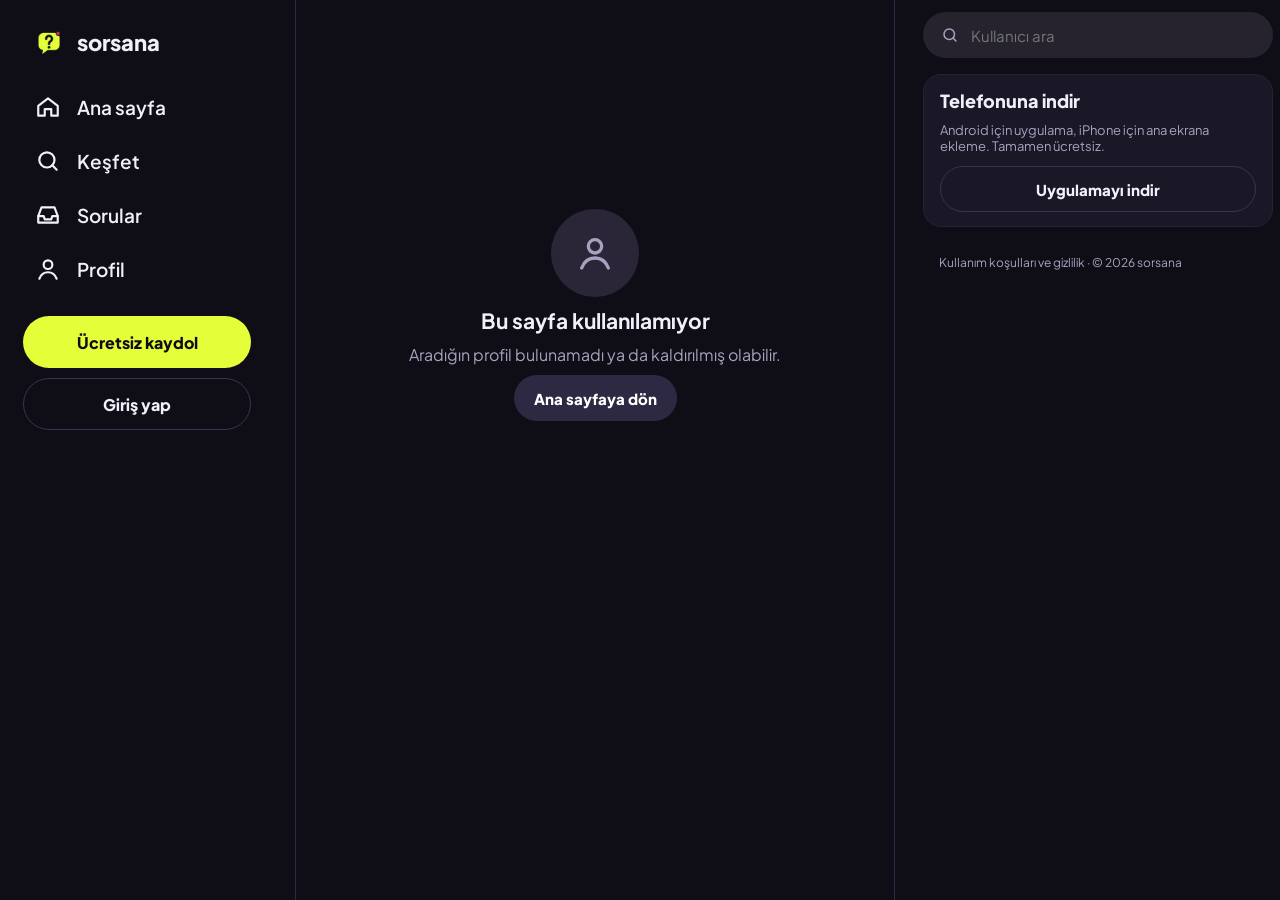
<file: index.html>
<!doctype html>
<html lang="tr">
<head>
  <meta charset="utf-8">
  <meta name="viewport" content="width=device-width, initial-scale=1, viewport-fit=cover">
  <title>sorsana</title>
  <meta name="description" content="Anonim soru sor, yanıtla, paylaş.">
  <!--og-->
  <meta property="og:site_name" content="sorsana">
  <meta property="og:type" content="website">
  <meta property="og:url" content="https://sorsana.github.io/">
  <meta property="og:title" content="sorsana · Anonim soru sor">
  <meta property="og:description" content="Anonim soru sor, cesurca yanıtla. Ücretsiz katıl, soru linkini paylaş.">
  <meta property="og:image" content="https://sorsana.github.io/icons/icon-512.png">
  <meta name="twitter:card" content="summary">
  <meta name="twitter:title" content="sorsana · Anonim soru sor">
  <meta name="twitter:description" content="Anonim soru sor, cesurca yanıtla. Ücretsiz katıl, soru linkini paylaş.">
  <meta name="twitter:image" content="https://sorsana.github.io/icons/icon-512.png">
  <!--/og-->
  <meta name="theme-color" content="#0F0D16">
  <meta name="apple-mobile-web-app-capable" content="yes">
  <meta name="mobile-web-app-capable" content="yes">
  <meta name="apple-mobile-web-app-status-bar-style" content="black">
  <meta name="apple-mobile-web-app-title" content="sorsana">
  <link rel="icon" type="image/png" sizes="32x32" href="/icons/favicon-32.png">
  <link rel="apple-touch-icon" href="/icons/apple-touch-icon.png">
  <link rel="preconnect" href="https://fonts.googleapis.com">
  <link rel="preconnect" href="https://fonts.gstatic.com" crossorigin>
  <link href="https://fonts.googleapis.com/css2?family=Plus+Jakarta+Sans:wght@400;500;600;700;800&display=swap" rel="stylesheet">
  <script type="module" crossorigin src="/assets/index-LwbwvHBW.js"></script>
  <link rel="stylesheet" crossorigin href="/assets/index-Be15O-FI.css">
<link rel="manifest" href="/manifest.webmanifest"></head>
<body>
  <div id="root"></div>
</body>
</html>
</file>
<file: assets/index-Be15O-FI.css>
:root{--bg: #0F0D16;--surface: #1A1726;--surface-2: #13111C;--raised: #2E2942;--chip: #26232F;--line: #2E2942;--line-soft: #262236;--input-line: #3A3450;--text: #F2EFFA;--text-2: #A9A2BF;--text-3: #CFC8E3;--neon: #E4FF3A;--neon-press: #B8CF1F;--neon-pale: #F4FFB8;--pink: #D6336C;--blue: #1D9BF0;--anon: #8F8AA3;--danger: #FF8A8A;--danger-bg: #3A1620;--danger-btn: #B02525;--radius: 18px;font-family:Plus Jakarta Sans,system-ui,sans-serif;color-scheme:dark}*{box-sizing:border-box;-webkit-tap-highlight-color:transparent}html,body{margin:0;background:var(--bg);color:var(--text);-webkit-text-size-adjust:100%}body{min-height:100dvh}a{color:var(--neon);text-decoration:none}button,input,textarea,select{font-family:inherit;font-size:16px;color:inherit}button{cursor:pointer}button:disabled{cursor:not-allowed}img{display:block;max-width:100%}:focus-visible{outline:2px solid var(--neon);outline-offset:2px}.sr{position:absolute;width:1px;height:1px;overflow:hidden;clip:rect(0 0 0 0);white-space:nowrap}.app{max-width:520px;margin:0 auto;min-height:100dvh;display:flex;flex-direction:column;padding-top:env(safe-area-inset-top);background:var(--bg);position:relative}.app-main{flex:1;display:flex;flex-direction:column}.topbar{position:sticky;top:0;z-index:20;min-height:56px;padding:0 8px 0 16px;display:flex;align-items:center;justify-content:space-between;gap:8px;background:var(--surface);border-bottom:1px solid var(--line)}.topbar.back{padding-left:4px;justify-content:flex-start}.topbar h1{margin:0;font-size:17px;font-weight:800;flex:1;min-width:0;overflow:hidden;text-overflow:ellipsis;white-space:nowrap}.logo{font-size:22px;font-weight:800;letter-spacing:-.5px;color:var(--neon)}.icon-btn{width:44px;height:44px;border:0;background:transparent;display:inline-flex;align-items:center;justify-content:center;border-radius:22px;color:var(--text);flex-shrink:0}.icon-btn:active{background:var(--raised)}.bottomnav{position:sticky;bottom:0;z-index:20;display:grid;grid-template-columns:repeat(4,minmax(0,1fr));background:var(--surface);border-top:1px solid var(--line);padding-bottom:env(safe-area-inset-bottom)}.bottomnav a{height:64px;display:flex;flex-direction:column;align-items:center;justify-content:center;gap:3px;font-size:11px;font-weight:600;color:var(--text-2);position:relative}.bottomnav a.on{color:var(--neon);font-weight:700}.badge{position:absolute;top:8px;left:54%;min-width:18px;height:18px;padding:0 5px;border-radius:9px;background:var(--pink);color:#fff;font-size:11px;font-weight:800;display:flex;align-items:center;justify-content:center}.page{padding:16px;display:flex;flex-direction:column;gap:12px}.card{background:var(--surface);border:1px solid var(--line);border-radius:var(--radius);padding:16px;display:flex;flex-direction:column;gap:12px}.muted{color:var(--text-2)}.small{font-size:13px}.tiny{font-size:12px}.bold{font-weight:800}.row{display:flex;align-items:center;gap:8px}.row.wrap{flex-wrap:wrap}.grow{flex:1;min-width:0}.center{text-align:center}.stack{display:flex;flex-direction:column;gap:8px}.btn{height:46px;padding:0 20px;border-radius:23px;border:0;font-size:15px;font-weight:800;display:inline-flex;align-items:center;justify-content:center;gap:8px;white-space:nowrap}.btn.primary{background:var(--neon);color:#0f0d16}.btn.primary:active{background:var(--neon-press)}.btn.secondary{background:var(--raised);color:#fff}.btn.ghost{background:transparent;color:var(--text);border:1px solid var(--input-line)}.btn.danger{background:var(--danger-btn);color:#fff}.btn.small{height:38px;padding:0 16px;font-size:13px}.btn.block{width:100%}.btn:disabled{background:var(--raised);color:#8a839f;border-color:transparent}.chip{height:36px;padding:0 14px;border-radius:18px;border:1px solid var(--input-line);background:transparent;color:var(--text);font-size:13px;font-weight:600;display:inline-flex;align-items:center;gap:6px}.chip.on{background:var(--text);color:var(--bg);border-color:var(--text);font-weight:800}.field{display:flex;flex-direction:column;gap:6px}.field label{font-size:13px;font-weight:700}.input,.textarea{width:100%;border:1px solid var(--input-line);border-radius:14px;padding:12px 14px;background:var(--surface-2);color:var(--text);font-size:16px}.input{height:50px}.textarea{resize:none;line-height:1.5;min-height:96px}.input.err,.textarea.err{border:2px solid #C92A2A}.alert{display:flex;gap:8px;align-items:flex-start;border-radius:12px;padding:10px 12px;font-size:13px;font-weight:600;line-height:1.45;background:var(--danger-bg);color:#ffb3b3}.note{display:flex;gap:10px;align-items:flex-start;border-radius:12px;padding:10px 12px;font-size:13px;line-height:1.45;background:var(--chip);color:var(--text-3)}.switch{width:46px;height:28px;border-radius:14px;border:0;background:var(--input-line);position:relative;padding:0;flex-shrink:0}.switch:after{content:"";position:absolute;top:3px;left:3px;width:22px;height:22px;border-radius:50%;background:var(--text-2);transition:left .15s}.switch[aria-checked=true]{background:var(--neon)}.switch[aria-checked=true]:after{left:21px;background:#0f0d16}.tabs{display:grid;grid-auto-flow:column;grid-auto-columns:1fr;background:var(--surface);border-bottom:1px solid var(--line)}.tabs button{height:44px;border:0;background:transparent;color:var(--text-2);font-size:14px;font-weight:600;border-bottom:3px solid transparent}.tabs button.on{color:var(--text);font-weight:800;border-bottom-color:var(--neon)}.seg{display:grid;grid-auto-flow:column;grid-auto-columns:1fr;gap:4px;background:#221e30;border-radius:14px;padding:4px}.seg button{height:44px;border:0;border-radius:11px;background:transparent;color:var(--text-3);font-size:14px;font-weight:600;display:flex;align-items:center;justify-content:center;gap:6px}.seg button.on{background:var(--input-line);color:var(--text);font-weight:800}.avatar{border-radius:50%;background:var(--neon-pale);color:#3d4500;display:flex;align-items:center;justify-content:center;font-weight:700;overflow:hidden;flex-shrink:0}.avatar img{width:100%;height:100%;object-fit:cover}.avatar.anon{background:#2a2638;color:var(--text-2);font-weight:800}.ring{box-shadow:0 0 0 2px var(--bg),0 0 0 4px var(--pink)}.qbox{background:var(--bg);border-radius:12px;padding:10px 12px}.qbox .who{font-size:12px;font-weight:700;color:var(--text-2)}.qbox p{margin:2px 0 0;font-size:15px;font-weight:700;line-height:1.4}.actions{display:flex;gap:18px;border-top:1px solid var(--line-soft);padding-top:6px}.act{display:inline-flex;align-items:center;gap:6px;min-height:44px;border:0;background:transparent;color:var(--text-2);font-size:14px;font-weight:600;padding:0}.act.liked{color:var(--pink)}.empty{padding:48px 24px;text-align:center;color:var(--text-2);display:flex;flex-direction:column;gap:10px;align-items:center}.spinner{width:28px;height:28px;border-radius:50%;border:3px solid var(--raised);border-top-color:var(--neon);animation:spin .8s linear infinite;margin:32px auto}@keyframes spin{to{transform:rotate(360deg)}}.toast{position:fixed;left:50%;bottom:calc(84px + env(safe-area-inset-bottom));transform:translate(-50%);z-index:100;background:var(--text);color:var(--bg);font-weight:700;font-size:14px;padding:12px 18px;border-radius:14px;max-width:calc(100% - 32px);box-shadow:0 8px 24px #00000080}.sheet-backdrop{position:fixed;top:0;right:0;bottom:0;left:0;z-index:90;background:#05040ab8;display:flex;align-items:flex-end;justify-content:center}.sheet{width:100%;max-width:520px;background:var(--surface);border-radius:26px 26px 0 0;padding:12px 20px calc(24px + env(safe-area-inset-bottom));display:flex;flex-direction:column;gap:16px;max-height:90dvh;overflow:auto}.sheet .grip{align-self:center;width:40px;height:5px;border-radius:3px;background:var(--input-line)}.list-item{display:flex;align-items:center;gap:12px;padding:10px 16px}.media-video{width:100%;max-height:70dvh;border-radius:14px;background:#1e1a2b}.wave{display:flex;align-items:center;gap:12px;background:var(--chip);border-radius:14px;padding:10px 12px}.play{width:44px;height:44px;border-radius:50%;border:0;background:var(--neon);display:flex;align-items:center;justify-content:center;flex-shrink:0}.progress{height:4px;border-radius:2px;background:var(--raised);flex:1;overflow:hidden}.progress>div{height:100%;background:var(--neon)}.cover{height:136px;background:#2b2247 center/cover no-repeat}.verified{display:inline-block;vertical-align:middle;flex-shrink:0}.admin-tag{font-size:10px;font-weight:800;color:#0f0d16;background:var(--neon);padding:2px 6px;border-radius:6px;letter-spacing:.3px}.story-tray{display:flex;gap:14px;padding:14px 12px;overflow-x:auto;background:var(--surface);border-bottom:1px solid var(--line);scrollbar-width:none}.story-tray a{width:66px;display:flex;flex-direction:column;align-items:center;gap:6px;color:var(--text);flex-shrink:0;font-size:11px;font-weight:600}.story-tray span.name{max-width:66px;overflow:hidden;text-overflow:ellipsis;white-space:nowrap}.story-view{position:fixed;top:0;right:0;bottom:0;left:0;z-index:50;background:#000;color:#fff;display:flex;flex-direction:column}.story-view .bars{display:grid;grid-auto-flow:column;gap:4px;padding:calc(10px + env(safe-area-inset-top)) 12px 0}.story-view .bars span{height:3px;border-radius:2px;background:#ffffff59;overflow:hidden}.story-view .bars span i{display:block;height:100%;background:#fff}.story-stage{flex:1;position:relative;display:flex;align-items:center;justify-content:center;overflow:hidden}.story-stage>img,.story-stage>video{width:100%;height:100%;object-fit:contain}.story-tap{position:absolute;top:0;bottom:0;width:35%;border:0;background:transparent}.admin{min-height:100dvh;display:flex;flex-wrap:wrap;align-items:stretch;background:var(--bg)}.admin nav{flex:1 1 220px;max-width:100%;background:var(--surface-2);padding:24px 14px;display:flex;flex-direction:column;gap:4px}.admin nav a{min-height:42px;padding:0 12px;border-radius:10px;display:flex;align-items:center;justify-content:space-between;font-size:14px;font-weight:600;color:#cfcbd9}.admin nav a.on{background:var(--raised);color:#fff;font-weight:800}.admin main{flex:999 1 640px;min-width:0;padding:28px;display:flex;flex-direction:column;gap:20px}.kpis{display:grid;grid-template-columns:repeat(auto-fill,minmax(min(100%,200px),1fr));gap:14px}.kpi{background:var(--surface);border:1px solid var(--line);border-radius:16px;padding:16px;display:flex;flex-direction:column;gap:6px}.kpi .v{font-size:30px;font-weight:800;letter-spacing:-.5px}.table-wrap{overflow-x:auto;border:1px solid var(--line);border-radius:12px}table{width:100%;border-collapse:collapse;font-size:13px}th,td{text-align:left;padding:10px 14px;border-bottom:1px solid var(--line-soft)}th{color:var(--text-2);font-weight:700}@media (min-width: 900px){.app{border-left:1px solid var(--line);border-right:1px solid var(--line)}}.shell{display:contents}.side-nav,.right-rail{display:none}@media (min-width: 760px){body{background:var(--bg)}.shell{display:grid;grid-template-columns:88px minmax(0,600px);justify-content:center;min-height:100dvh}.shell>.app{max-width:600px;width:100%;margin:0;border-left:1px solid var(--line);border-right:1px solid var(--line)}.shell .bottomnav{display:none}.side-nav{display:flex;flex-direction:column;gap:14px;position:sticky;top:0;height:100dvh;padding:16px 12px;align-items:center}.side-logo{display:flex;align-items:center;gap:10px;color:var(--text);font-weight:800;font-size:22px;padding:8px}.side-logo img{border-radius:10px}.side-logo span,.side-link span:last-child,.side-cta span:last-child,.side-me .stack{display:none}.side-cta .side-ico{display:inline-flex}.side-link{display:flex;align-items:center;gap:16px;padding:12px;border-radius:999px;color:var(--text);font-size:19px;font-weight:600}.side-link:hover{background:var(--chip)}.side-link.on{color:var(--neon);font-weight:800}.side-badge{position:absolute;top:-6px;right:-8px;min-width:18px;height:18px;padding:0 5px;border-radius:9px;background:var(--pink);color:#fff;font-size:11px;font-weight:800;display:flex;align-items:center;justify-content:center}.side-cta{width:52px;height:52px;padding:0;border-radius:26px;justify-content:center}.side-cta-wrap{margin-top:8px}.side-me{margin-top:auto;display:flex;align-items:center;gap:10px;padding:10px;border-radius:999px;color:var(--text)}.side-me:hover{background:var(--chip)}.sheet-backdrop{align-items:center}.sheet{border-radius:26px;max-width:480px}.sheet .grip{display:none}}@media (min-width: 1100px){.shell{grid-template-columns:260px minmax(0,600px) 350px;gap:0 28px}.shell.no-rail{grid-template-columns:260px minmax(0,600px) 350px}.side-nav{align-items:stretch;padding:16px 16px 20px}.side-logo span,.side-link span:last-child,.side-cta span:last-child,.side-me .stack{display:inline}.side-me .stack{display:flex}.side-cta .side-ico{display:none}.side-cta{width:auto;height:52px;border-radius:26px;font-size:16px;gap:8px}.right-rail{display:flex;flex-direction:column;gap:16px;position:sticky;top:0;height:100dvh;overflow-y:auto;padding:12px 0 24px}.rail-search{display:flex;align-items:center;gap:10px;height:46px;padding:0 18px;border-radius:23px;background:var(--chip);color:var(--text-2)}.rail-search:focus-within{outline:1px solid var(--neon)}.rail-search input{flex:1;background:transparent;border:0;outline:none;color:var(--text);font-size:15px}.rail-card{background:var(--surface);border:1px solid var(--line-soft);border-radius:18px;padding:14px 16px}.rail-card h2{margin:0 0 10px;font-size:18px;font-weight:800}.rail-user{display:flex;align-items:center;gap:10px;padding:8px 0;color:var(--text)}.rail-user:hover{opacity:.85}.rail-more{display:block;padding-top:8px;color:var(--neon);font-size:14px;font-weight:600}}@media (min-width: 760px){.story-view{left:50%;right:auto;width:min(460px,56.25dvh);transform:translate(-50%);border-left:1px solid #222;border-right:1px solid #222}.story-view:before{content:"";position:fixed;top:0;right:0;bottom:0;left:0;left:-100vw;right:-100vw;background:#000;z-index:-1}}
</file>
